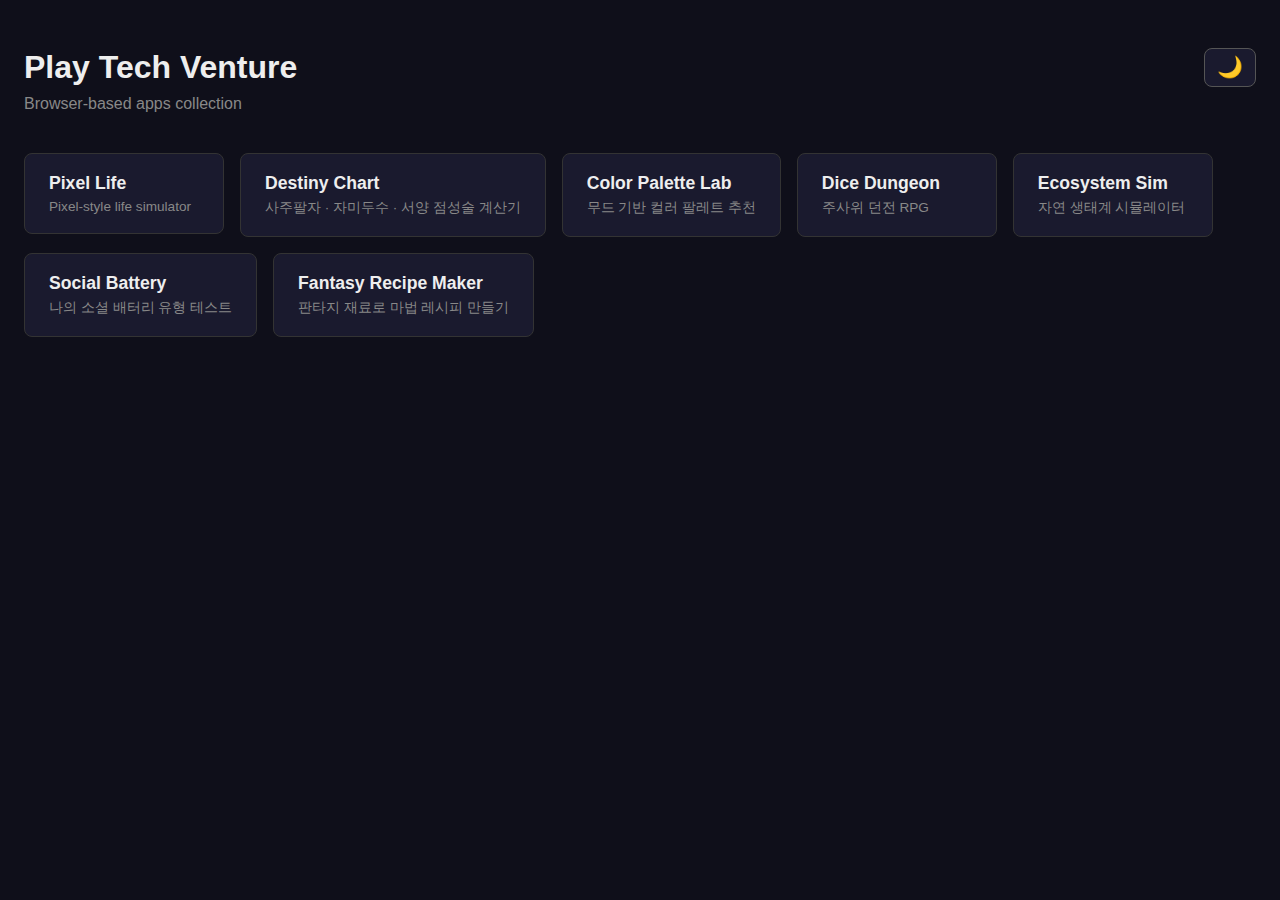
<file: index.html>
<!DOCTYPE html>
<html lang="ko" data-theme="dark">
<head>
  <meta charset="UTF-8">
  <meta name="viewport" content="width=device-width, initial-scale=1.0">
  <title>Play Tech Venture</title>
  <style>
    :root[data-theme="dark"] {
      --bg: #0f0f1a;
      --text: #eee;
      --text-sub: #888;
      --card-bg: #1a1a2e;
      --card-border: #333;
      --card-hover: #e94560;
      --toggle-bg: #1a1a2e;
      --toggle-border: #555;
    }
    :root[data-theme="light"] {
      --bg: #f5f5f7;
      --text: #1a1a2e;
      --text-sub: #666;
      --card-bg: #fff;
      --card-border: #ddd;
      --card-hover: #e94560;
      --toggle-bg: #fff;
      --toggle-border: #ccc;
    }
    * { margin: 0; padding: 0; box-sizing: border-box; }
    body {
      min-height: 100vh;
      background: var(--bg);
      color: var(--text);
      font-family: -apple-system, BlinkMacSystemFont, 'Segoe UI', sans-serif;
      padding: 3rem 1.5rem;
      transition: background 0.3s, color 0.3s;
    }
    .header {
      display: flex;
      align-items: center;
      justify-content: space-between;
      margin-bottom: 0.5rem;
    }
    h1 { font-size: 2rem; }
    .theme-toggle {
      background: var(--toggle-bg);
      border: 1px solid var(--toggle-border);
      border-radius: 8px;
      padding: 0.5rem 0.75rem;
      font-size: 1.3rem;
      cursor: pointer;
      line-height: 1;
      transition: background 0.3s, border-color 0.3s;
    }
    .theme-toggle:hover {
      border-color: var(--card-hover);
    }
    .subtitle { color: var(--text-sub); margin-bottom: 2.5rem; }
    .apps { list-style: none; display: flex; flex-wrap: wrap; gap: 1rem; }
    .apps a {
      display: block;
      padding: 1.2rem 1.5rem;
      background: var(--card-bg);
      border: 1px solid var(--card-border);
      border-radius: 8px;
      color: var(--text);
      text-decoration: none;
      min-width: 200px;
      transition: border-color 0.2s, background 0.3s, color 0.3s;
    }
    .apps a:hover { border-color: var(--card-hover); }
    .apps .name { font-size: 1.1rem; font-weight: 600; margin-bottom: 0.3rem; }
    .apps .desc { font-size: 0.85rem; color: var(--text-sub); transition: color 0.3s; }
  </style>
</head>
<body>
  <div class="header">
    <h1>Play Tech Venture</h1>
    <button class="theme-toggle" id="themeToggle" aria-label="Toggle theme"></button>
  </div>
  <p class="subtitle">Browser-based apps collection</p>
  <ul class="apps">
    <li><a href="pixel-life/"><div class="name">Pixel Life</div><div class="desc">Pixel-style life simulator</div></a></li>
    <li><a href="destiny-chart/"><div class="name">Destiny Chart</div><div class="desc">사주팔자 · 자미두수 · 서양 점성술 계산기</div></a></li>
    <li><a href="color-palette-lab/"><div class="name">Color Palette Lab</div><div class="desc">무드 기반 컬러 팔레트 추천</div></a></li>
    <li><a href="dice-dungeon/"><div class="name">Dice Dungeon</div><div class="desc">주사위 던전 RPG</div></a></li>
    <li><a href="ecosystem-sim/"><div class="name">Ecosystem Sim</div><div class="desc">자연 생태계 시뮬레이터</div></a></li>
    <li><a href="social-battery/"><div class="name">Social Battery</div><div class="desc">나의 소셜 배터리 유형 테스트</div></a></li>
    <li><a href="fantasy-recipe-maker/"><div class="name">Fantasy Recipe Maker</div><div class="desc">판타지 재료로 마법 레시피 만들기</div></a></li>
  </ul>
  <script>
    (function() {
      var btn = document.getElementById('themeToggle');
      var root = document.documentElement;
      var saved = localStorage.getItem('ptv-theme');
      var theme = saved || 'dark';
      root.setAttribute('data-theme', theme);
      btn.textContent = theme === 'dark' ? '\uD83C\uDF19' : '\u2600\uFE0F';
      btn.addEventListener('click', function() {
        theme = theme === 'dark' ? 'light' : 'dark';
        root.setAttribute('data-theme', theme);
        btn.textContent = theme === 'dark' ? '\uD83C\uDF19' : '\u2600\uFE0F';
        localStorage.setItem('ptv-theme', theme);
      });
    })();
  </script>
</body>
</html>
</file>
